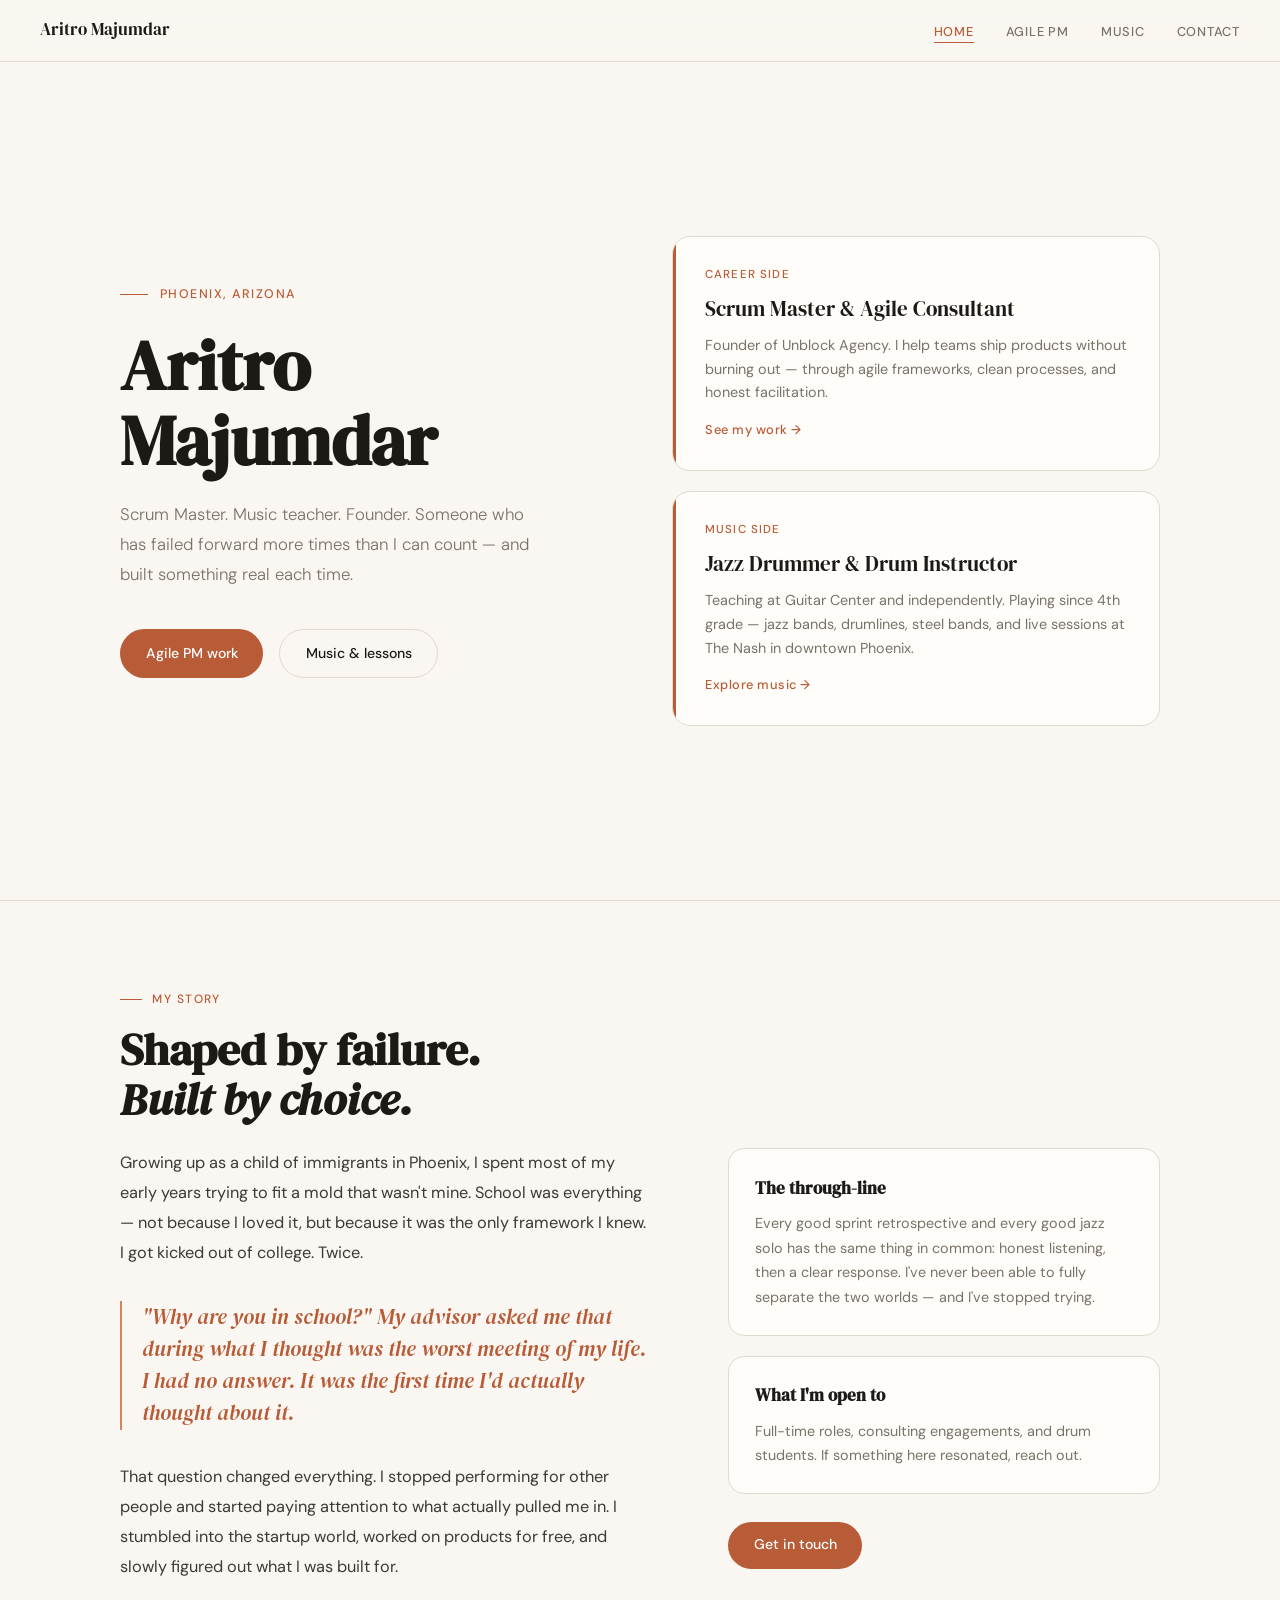
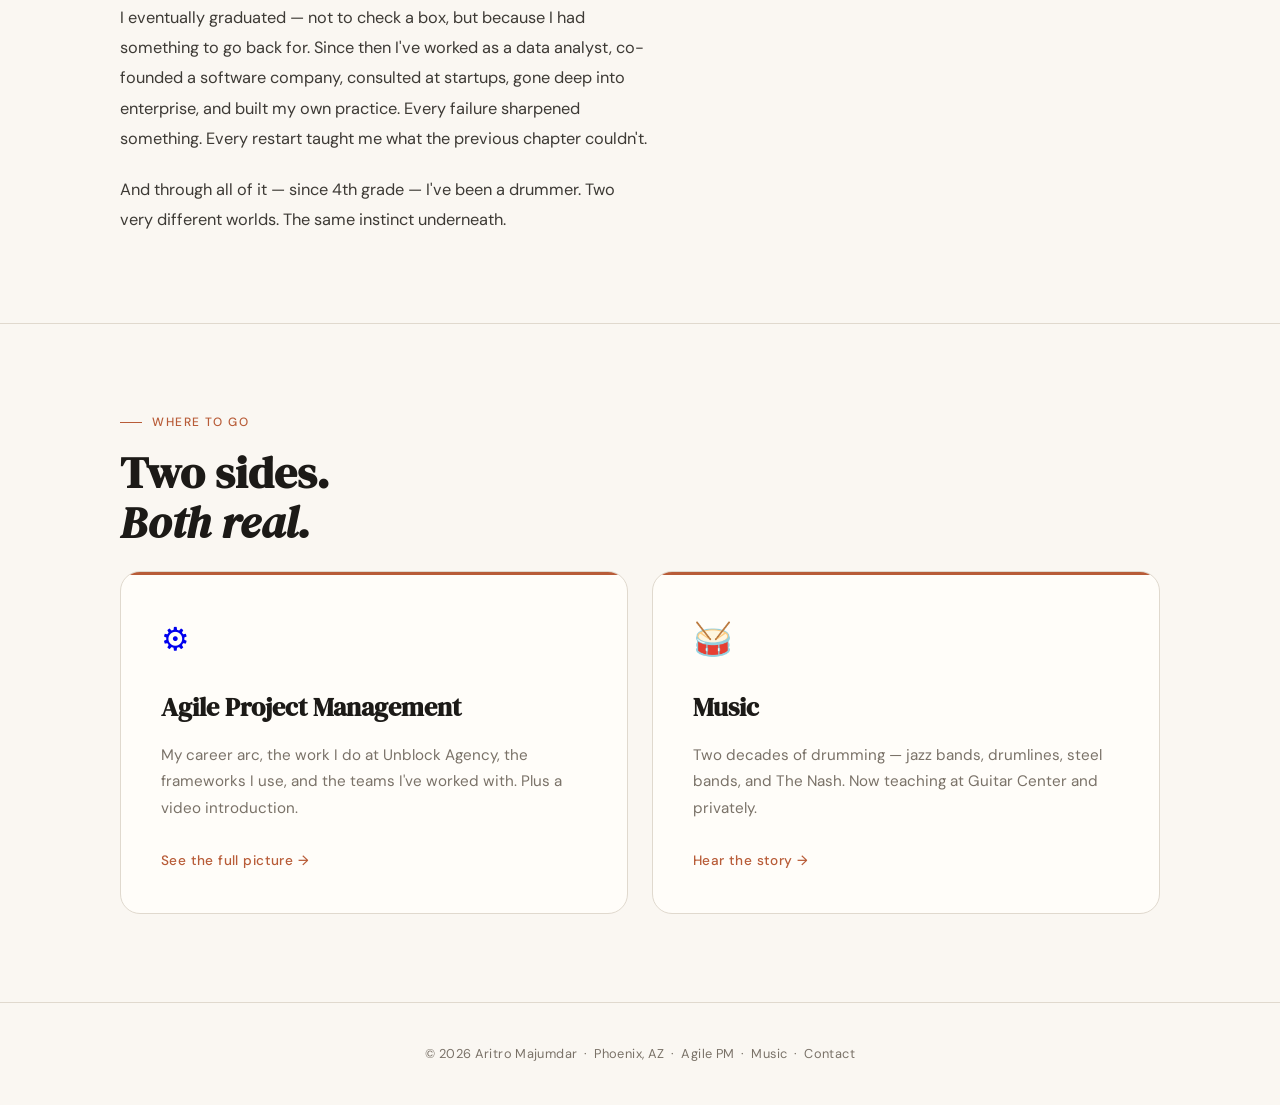
<file: index.html>
<!DOCTYPE html>
<html lang="en">
<head>
<meta charset="UTF-8" />
<meta name="viewport" content="width=device-width, initial-scale=1.0" />
<title>Aritro Majumdar</title>
<link rel="preconnect" href="https://fonts.googleapis.com" />
<link rel="preconnect" href="https://fonts.gstatic.com" crossorigin />
<link href="https://fonts.googleapis.com/css2?family=DM+Serif+Display:ital@0;1&family=DM+Sans:opsz,wght@9..40,300;9..40,400;9..40,500&display=swap" rel="stylesheet" />
<link rel="stylesheet" href="style.css" />
<style>
/* ── HOME HERO ── */
.hero {
  min-height: 100vh;
  display: grid;
  grid-template-columns: 1fr 1fr;
  gap: 4rem;
  align-items: center;
  padding-top: 62px;
}

.hero-eyebrow {
  font-size: 0.78rem;
  font-weight: 500;
  letter-spacing: 0.12em;
  text-transform: uppercase;
  color: var(--accent);
  margin-bottom: 1.5rem;
  display: flex;
  align-items: center;
  gap: 0.75rem;
}
.hero-eyebrow::before {
  content: '';
  width: 28px; height: 1px;
  background: var(--accent);
  display: inline-block;
}

.hero-desc {
  font-size: 1.05rem;
  color: var(--ink-muted);
  font-weight: 300;
  line-height: 1.8;
  max-width: 420px;
  margin-bottom: 2.5rem;
}

.hero-cta { display: flex; gap: 1rem; flex-wrap: wrap; }

/* Identity cards on hero right */
.hero-right { display: flex; flex-direction: column; gap: 1.25rem; }

.identity-card {
  background: var(--warm-white);
  border: 1px solid var(--rule);
  border-radius: 18px;
  padding: 1.75rem 2rem;
  position: relative;
  overflow: hidden;
  text-decoration: none;
  display: block;
  transition: transform 0.25s, box-shadow 0.25s;
}
.identity-card:hover {
  transform: translateY(-3px);
  box-shadow: 0 12px 32px rgba(28,26,23,0.08);
}
.identity-card::before {
  content: '';
  position: absolute;
  left: 0; top: 0; bottom: 0;
  width: 3px;
  background: var(--accent);
  border-radius: 18px 0 0 18px;
}
.ic-label {
  font-size: 0.72rem;
  font-weight: 500;
  letter-spacing: 0.1em;
  text-transform: uppercase;
  color: var(--accent);
  margin-bottom: 0.4rem;
}
.ic-title {
  font-family: var(--serif);
  font-size: 1.3rem;
  color: var(--ink);
  margin-bottom: 0.5rem;
}
.ic-body { font-size: 0.9rem; color: var(--ink-muted); line-height: 1.65; }
.ic-arrow {
  display: inline-block;
  margin-top: 0.85rem;
  font-size: 0.8rem;
  font-weight: 500;
  color: var(--accent);
  letter-spacing: 0.04em;
}

/* ── STORY SECTION ── */
.story-grid {
  display: grid;
  grid-template-columns: 1.1fr 0.9fr;
  gap: 5rem;
  align-items: start;
}

.story-text p {
  color: var(--ink-soft);
  font-size: 1.02rem;
  line-height: 1.85;
  margin-bottom: 1.3rem;
}
.story-text p:last-child { margin-bottom: 0; }

/* ── PATH CARDS ── */
.path-grid {
  display: grid;
  grid-template-columns: 1fr 1fr;
  gap: 1.5rem;
  margin-top: 1rem;
}

.path-card {
  background: var(--warm-white);
  border: 1px solid var(--rule);
  border-radius: 20px;
  padding: 2.5rem;
  text-decoration: none;
  display: block;
  position: relative;
  overflow: hidden;
  transition: transform 0.25s, box-shadow 0.25s;
}
.path-card::before {
  content: '';
  position: absolute;
  top: 0; left: 0; right: 0;
  height: 3px;
  background: var(--accent);
  border-radius: 20px 20px 0 0;
}
.path-card:hover {
  transform: translateY(-5px);
  box-shadow: 0 18px 44px rgba(28,26,23,0.09);
}

.path-icon { font-size: 2rem; margin-bottom: 1.25rem; display: block; }

.path-card h3 {
  font-family: var(--serif);
  font-size: 1.6rem;
  color: var(--ink);
  margin-bottom: 0.75rem;
}

.path-card p {
  font-size: 0.95rem;
  color: var(--ink-muted);
  line-height: 1.75;
  margin-bottom: 1.5rem;
}

.path-link {
  font-size: 0.85rem;
  font-weight: 500;
  color: var(--accent);
  letter-spacing: 0.03em;
}

/* Aside cards in story */
.aside-stack { display: flex; flex-direction: column; gap: 1.25rem; }
.aside-card {
  background: var(--warm-white);
  border: 1px solid var(--rule);
  border-radius: 16px;
  padding: 1.6rem;
}
.aside-card h4 {
  font-family: var(--serif);
  font-size: 1.05rem;
  color: var(--ink);
  margin-bottom: 0.5rem;
}
.aside-card p { font-size: 0.9rem; color: var(--ink-muted); line-height: 1.7; }

@media (max-width: 820px) {
  .hero { grid-template-columns: 1fr; min-height: auto; padding: 100px 0 4rem; gap: 2.5rem; }
  .story-grid, .path-grid { grid-template-columns: 1fr; gap: 2rem; }
}
</style>
</head>
<body>

<nav>
  <a class="nav-logo" href="index.html">Aritro Majumdar</a>
  <ul class="nav-links">
    <li><a href="index.html" class="active">Home</a></li>
    <li><a href="agile.html">Agile PM</a></li>
    <li><a href="music.html">Music</a></li>
    <li><a href="contact.html">Contact</a></li>
  </ul>
</nav>

<!-- HERO -->
<div class="page-wrap">
  <div class="hero">
    <div>
      <div class="hero-eyebrow">Phoenix, Arizona</div>
      <h1>Aritro<br />Majumdar</h1>
      <p class="hero-desc">
        Scrum Master. Music teacher. Founder. Someone who has failed forward more times than I can count — and built something real each time.
      </p>
      <div class="hero-cta">
        <a href="agile.html" class="btn-primary">Agile PM work</a>
        <a href="music.html" class="btn-secondary">Music & lessons</a>
      </div>
    </div>
    <div class="hero-right">
      <a href="agile.html" class="identity-card">
        <div class="ic-label">Career side</div>
        <div class="ic-title">Scrum Master & Agile Consultant</div>
        <div class="ic-body">Founder of Unblock Agency. I help teams ship products without burning out — through agile frameworks, clean processes, and honest facilitation.</div>
        <span class="ic-arrow">See my work →</span>
      </a>
      <a href="music.html" class="identity-card">
        <div class="ic-label">Music side</div>
        <div class="ic-title">Jazz Drummer & Drum Instructor</div>
        <div class="ic-body">Teaching at Guitar Center and independently. Playing since 4th grade — jazz bands, drumlines, steel bands, and live sessions at The Nash in downtown Phoenix.</div>
        <span class="ic-arrow">Explore music →</span>
      </a>
    </div>
  </div>
</div>

<div class="rule"></div>

<!-- STORY -->
<div class="page-wrap">
  <section>
    <div class="fade-in">
      <div class="section-label">My story</div>
      <h2>Shaped by failure.<br /><em>Built by choice.</em></h2>
    </div>
    <div class="story-grid">
      <div class="story-text fade-in">
        <p>
          Growing up as a child of immigrants in Phoenix, I spent most of my early years trying to fit a mold that wasn't mine. School was everything — not because I loved it, but because it was the only framework I knew. I got kicked out of college. Twice.
        </p>
        <div class="pull-quote">
          "Why are you in school?" My advisor asked me that during what I thought was the worst meeting of my life. I had no answer. It was the first time I'd actually thought about it.
        </div>
        <p>
          That question changed everything. I stopped performing for other people and started paying attention to what actually pulled me in. I stumbled into the startup world, worked on products for free, and slowly figured out what I was built for.
        </p>
        <p>
          I eventually graduated — not to check a box, but because I had something to go back for. Since then I've worked as a data analyst, co-founded a software company, consulted at startups, gone deep into enterprise, and built my own practice. Every failure sharpened something. Every restart taught me what the previous chapter couldn't.
        </p>
        <p>
          And through all of it — since 4th grade — I've been a drummer. Two very different worlds. The same instinct underneath.
        </p>
      </div>
      <div class="aside-stack fade-in">
        <div class="aside-card">
          <h4>The through-line</h4>
          <p>Every good sprint retrospective and every good jazz solo has the same thing in common: honest listening, then a clear response. I've never been able to fully separate the two worlds — and I've stopped trying.</p>
        </div>
        <div class="aside-card">
          <h4>What I'm open to</h4>
          <p>Full-time roles, consulting engagements, and drum students. If something here resonated, reach out.</p>
        </div>
        <a href="contact.html" class="btn-primary" style="align-self: flex-start; margin-top: 0.5rem;">Get in touch</a>
      </div>
    </div>
  </section>
</div>

<div class="rule"></div>

<!-- TWO PATHS -->
<div class="page-wrap">
  <section>
    <div class="fade-in">
      <div class="section-label">Where to go</div>
      <h2>Two sides.<br /><em>Both real.</em></h2>
    </div>
    <div class="path-grid fade-in">
      <a href="agile.html" class="path-card">
        <span class="path-icon">⚙️</span>
        <h3>Agile Project Management</h3>
        <p>My career arc, the work I do at Unblock Agency, the frameworks I use, and the teams I've worked with. Plus a video introduction.</p>
        <span class="path-link">See the full picture →</span>
      </a>
      <a href="music.html" class="path-card">
        <span class="path-icon">🥁</span>
        <h3>Music</h3>
        <p>Two decades of drumming — jazz bands, drumlines, steel bands, and The Nash. Now teaching at Guitar Center and privately.</p>
        <span class="path-link">Hear the story →</span>
      </a>
    </div>
  </section>
</div>

<footer>
  <p>© 2026 Aritro Majumdar &nbsp;·&nbsp; Phoenix, AZ &nbsp;·&nbsp;
    <a href="agile.html" style="color:var(--ink-muted);text-decoration:none;">Agile PM</a> &nbsp;·&nbsp;
    <a href="music.html" style="color:var(--ink-muted);text-decoration:none;">Music</a> &nbsp;·&nbsp;
    <a href="contact.html" style="color:var(--ink-muted);text-decoration:none;">Contact</a>
  </p>
</footer>

<script>
  const obs = new IntersectionObserver(entries => {
    entries.forEach(e => { if (e.isIntersecting) e.target.classList.add('visible'); });
  }, { threshold: 0.1 });
  document.querySelectorAll('.fade-in').forEach(el => obs.observe(el));
</script>
</body>
</html>
</file>
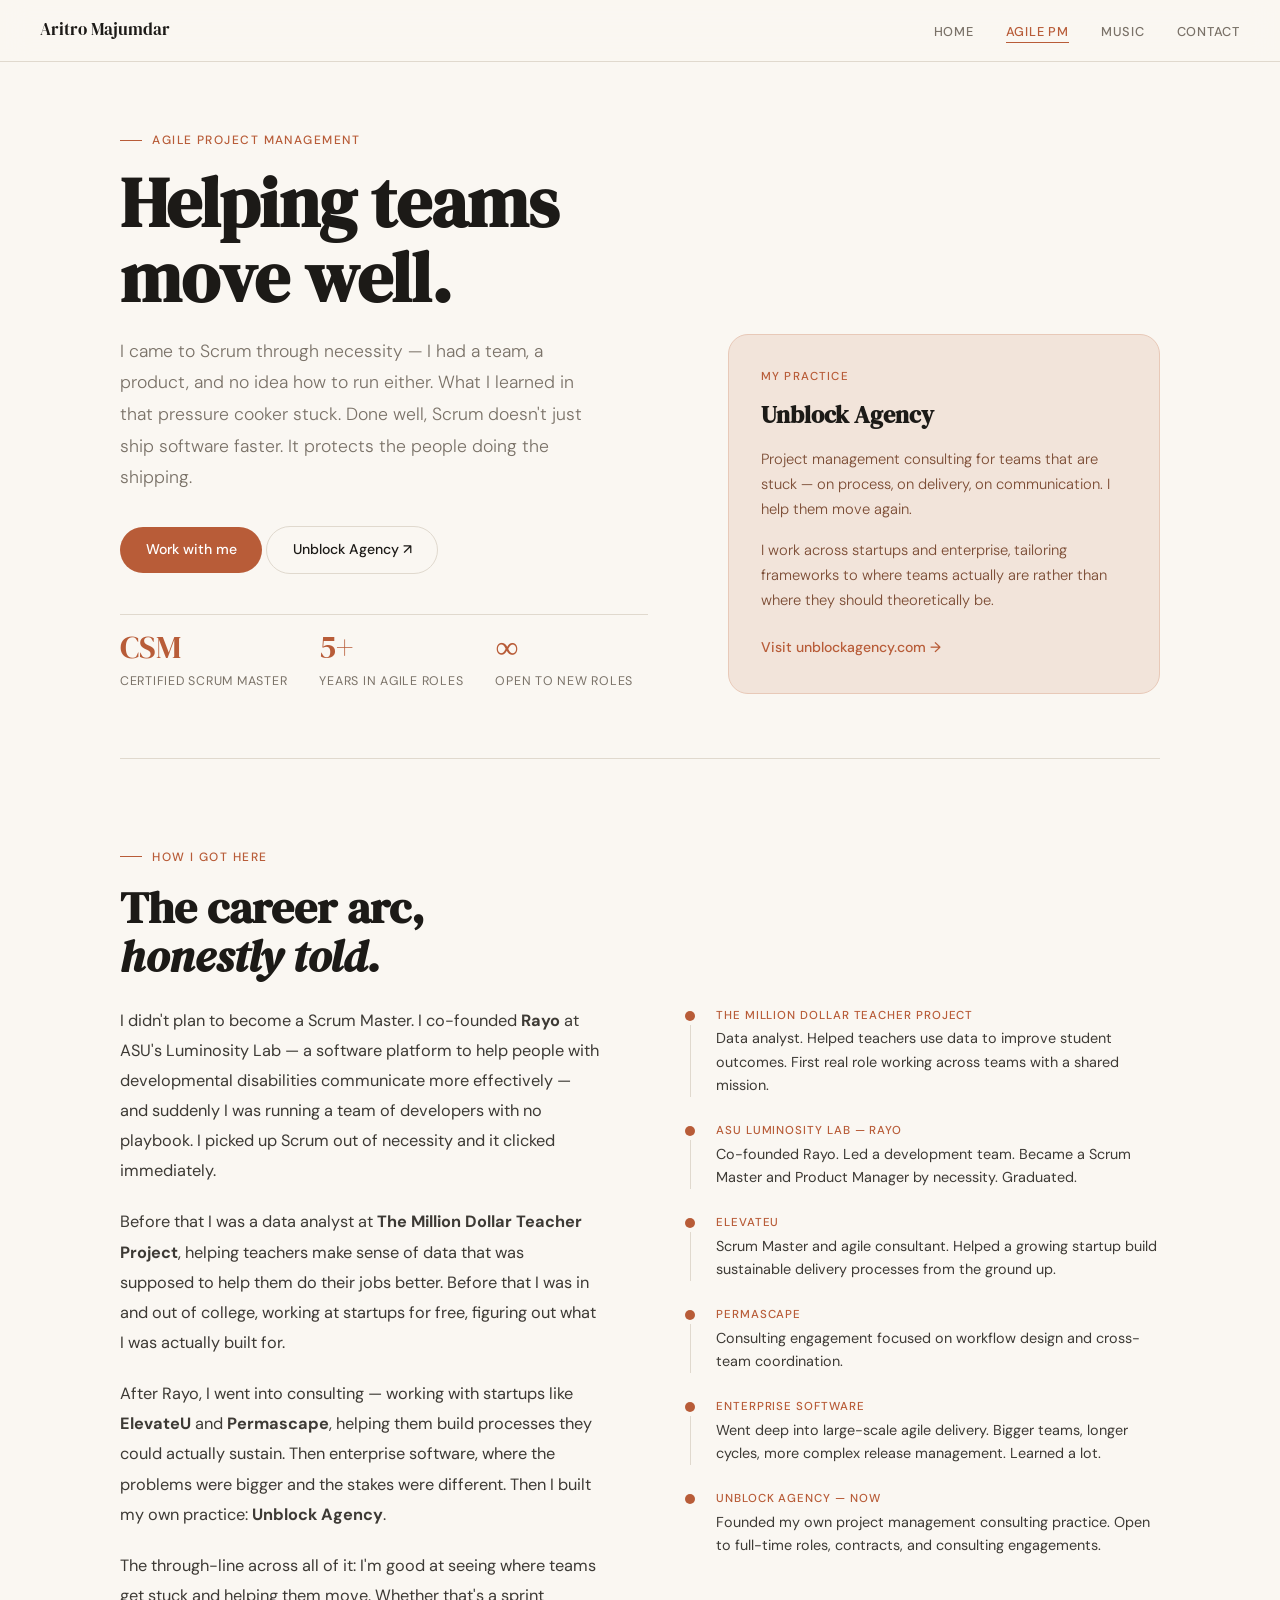
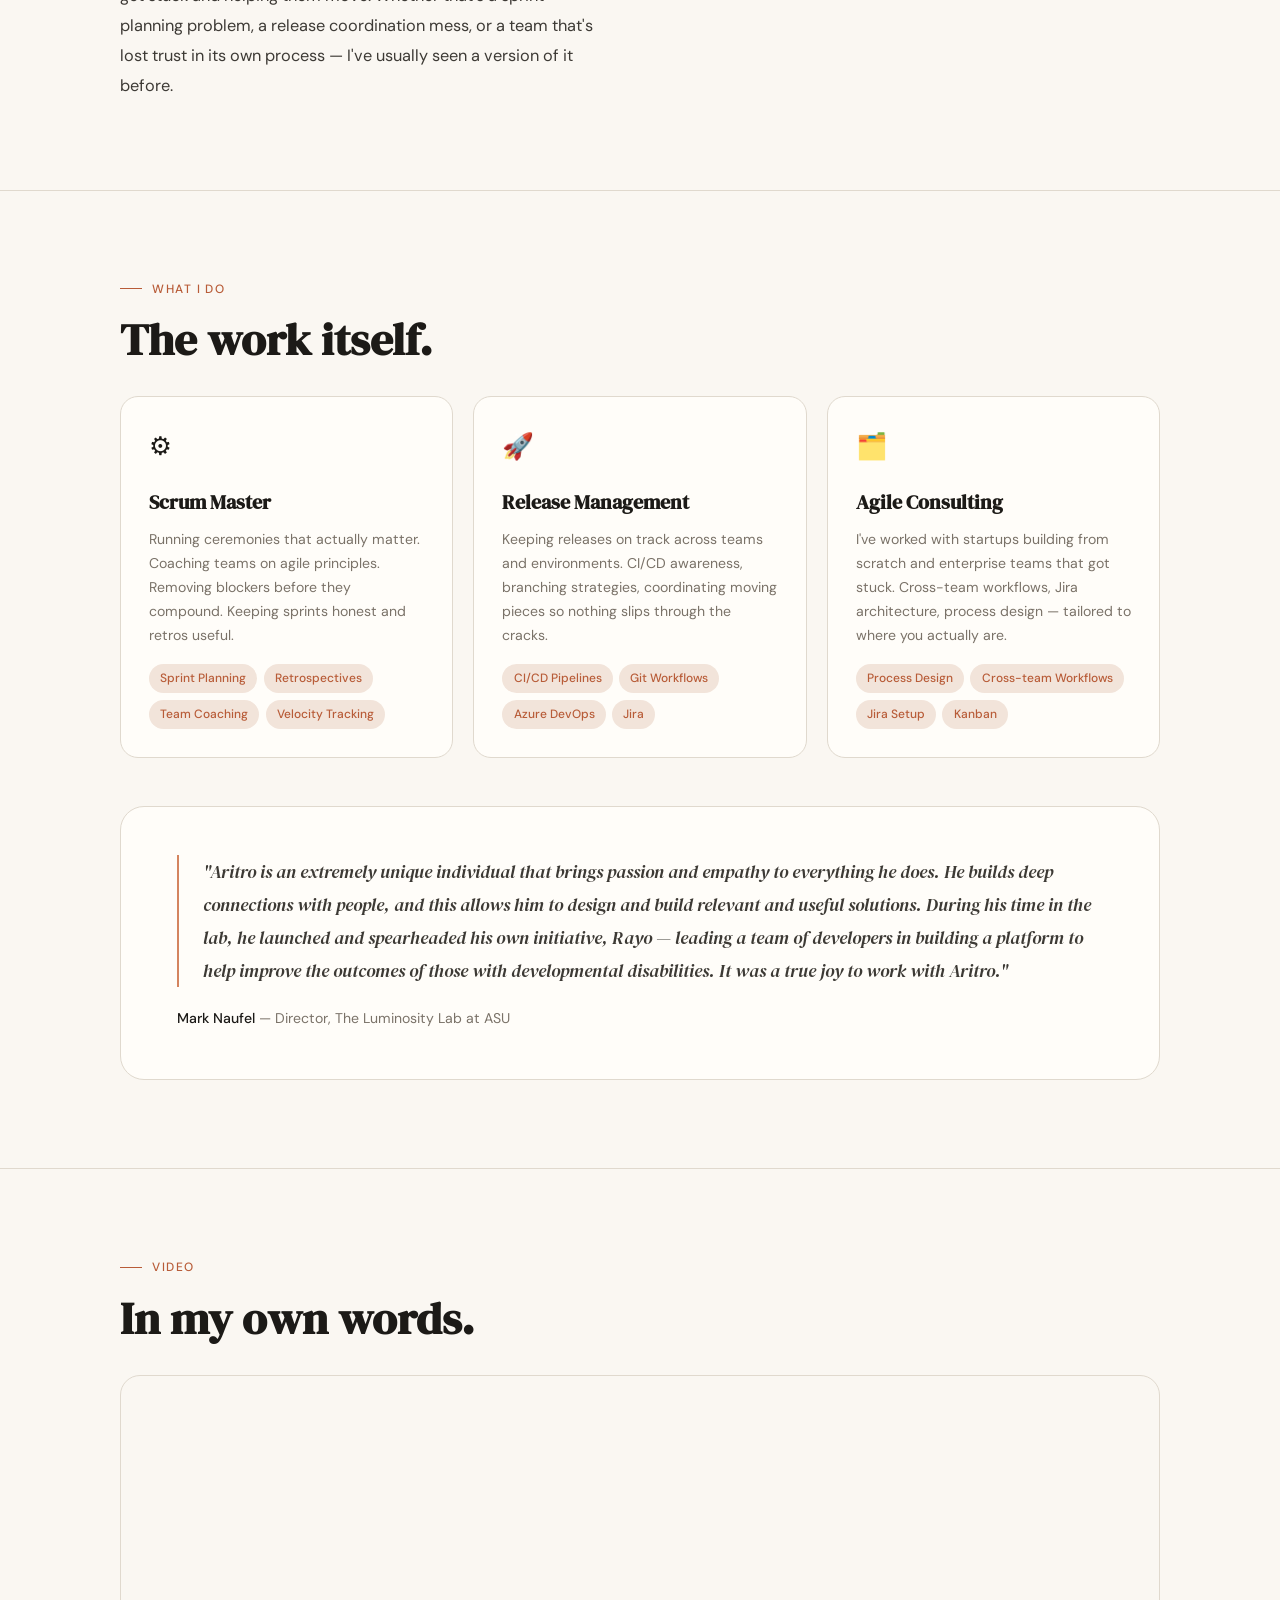
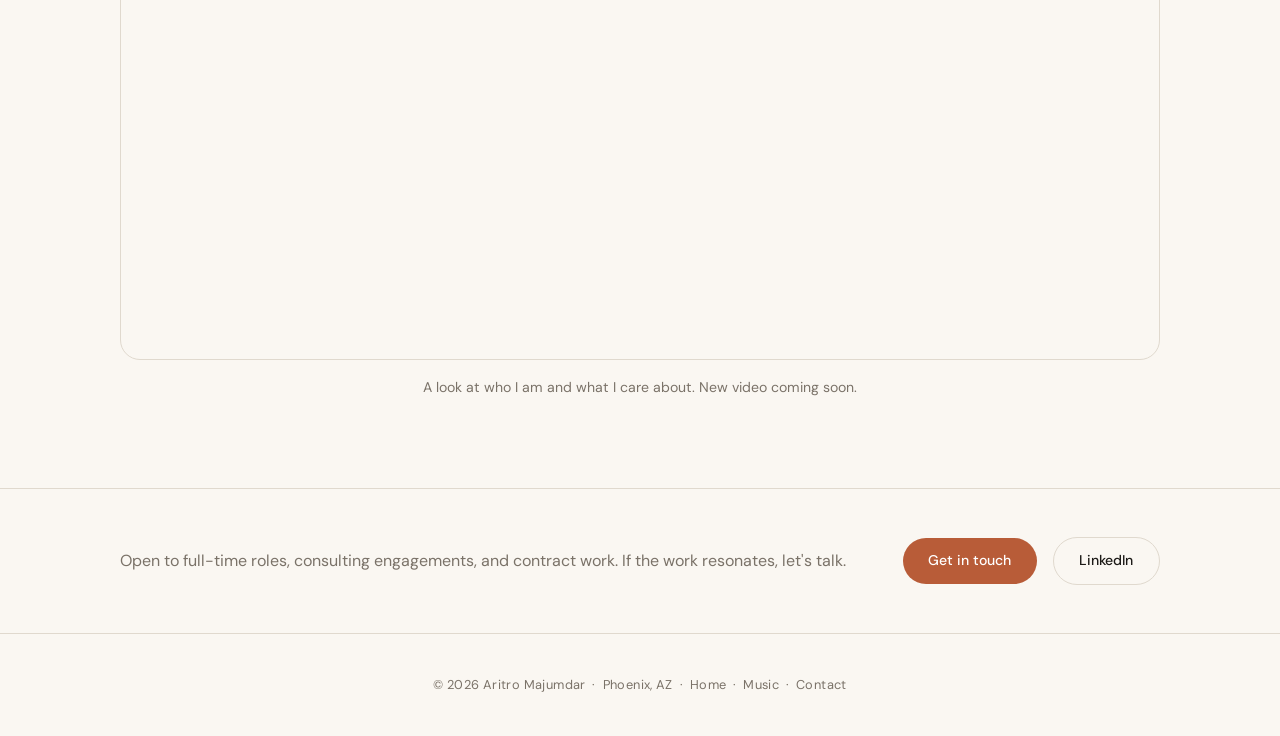
<file: agile.html>
<!DOCTYPE html>
<html lang="en">
<head>
<meta charset="UTF-8" />
<meta name="viewport" content="width=device-width, initial-scale=1.0" />
<title>Agile Project Management — Aritro Majumdar</title>
<link rel="preconnect" href="https://fonts.googleapis.com" />
<link rel="preconnect" href="https://fonts.gstatic.com" crossorigin />
<link href="https://fonts.googleapis.com/css2?family=DM+Serif+Display:ital@0;1&family=DM+Sans:opsz,wght@9..40,300;9..40,400;9..40,500&display=swap" rel="stylesheet" />
<link rel="stylesheet" href="style.css" />
<style>
/* ── PAGE HERO ── */
.page-hero {
  padding: 130px 0 4rem;
  border-bottom: 1px solid var(--rule);
  margin-bottom: 0;
}

.page-hero-grid {
  display: grid;
  grid-template-columns: 1.1fr 0.9fr;
  gap: 5rem;
  align-items: end;
}

.page-hero p {
  font-size: 1.1rem;
  color: var(--ink-muted);
  font-weight: 300;
  line-height: 1.8;
  max-width: 480px;
  margin-bottom: 2rem;
}

.hero-stat-row {
  display: flex;
  gap: 2rem;
  flex-wrap: wrap;
  padding-top: 1rem;
  border-top: 1px solid var(--rule);
}
.hero-stat { }
.hero-stat .num {
  font-family: var(--serif);
  font-size: 2rem;
  color: var(--accent);
  display: block;
  line-height: 1;
  margin-bottom: 0.2rem;
}
.hero-stat .label {
  font-size: 0.78rem;
  color: var(--ink-muted);
  text-transform: uppercase;
  letter-spacing: 0.06em;
}

.unblock-card {
  background: var(--accent-light);
  border: 1px solid #e8c9b8;
  border-radius: 20px;
  padding: 2rem;
}
.unblock-card .uc-label {
  font-size: 0.72rem;
  font-weight: 500;
  letter-spacing: 0.1em;
  text-transform: uppercase;
  color: var(--accent);
  margin-bottom: 0.5rem;
}
.unblock-card h3 {
  font-family: var(--serif);
  font-size: 1.5rem;
  color: var(--ink);
  margin-bottom: 0.75rem;
}
.unblock-card p { font-size: 0.92rem; color: #7a4a32; line-height: 1.7; margin-bottom: 1rem; }
.unblock-card p:last-of-type { margin-bottom: 1.25rem; }
.unblock-card a.link {
  color: var(--accent);
  font-weight: 500;
  font-size: 0.88rem;
  text-decoration: none;
}
.unblock-card a.link:hover { text-decoration: underline; }

/* ── CAREER STORY ── */
.career-story-grid {
  display: grid;
  grid-template-columns: 1fr 1fr;
  gap: 5rem;
  align-items: start;
}

.career-story-text p {
  color: var(--ink-soft);
  font-size: 1.02rem;
  line-height: 1.85;
  margin-bottom: 1.3rem;
}
.career-story-text p:last-child { margin-bottom: 0; }

/* ── SERVICES ── */
.services-grid {
  display: grid;
  grid-template-columns: repeat(3, 1fr);
  gap: 1.25rem;
  margin-top: 2rem;
}

.service-card {
  background: var(--warm-white);
  border: 1px solid var(--rule);
  border-radius: 18px;
  padding: 1.75rem;
  transition: transform 0.25s, box-shadow 0.25s;
}
.service-card:hover {
  transform: translateY(-4px);
  box-shadow: 0 14px 36px rgba(28,26,23,0.08);
}
.service-card .icon { font-size: 1.6rem; margin-bottom: 1rem; }
.service-card p { font-size: 0.88rem; color: var(--ink-muted); line-height: 1.7; margin-bottom: 1rem; }

/* ── TESTIMONIAL ── */
.testimonial-box {
  background: var(--warm-white);
  border: 1px solid var(--rule);
  border-radius: 24px;
  padding: 3rem 3.5rem;
  margin-top: 3rem;
}

/* ── VIDEO ── */
.video-wrap {
  border-radius: 20px;
  overflow: hidden;
  aspect-ratio: 16/9;
  border: 1px solid var(--rule);
  margin-top: 2rem;
}
.video-wrap iframe { width: 100%; height: 100%; border: none; display: block; }
.video-caption { text-align: center; font-size: 0.88rem; color: var(--ink-muted); margin-top: 1rem; }

/* ── CTA ROW ── */
.cta-row {
  display: flex;
  align-items: center;
  gap: 1rem;
  flex-wrap: wrap;
  padding: 3rem 0;
}
.cta-row p { font-size: 1rem; color: var(--ink-muted); flex: 1; min-width: 200px; }

@media (max-width: 820px) {
  .page-hero-grid, .career-story-grid { grid-template-columns: 1fr; gap: 2.5rem; }
  .services-grid { grid-template-columns: 1fr; }
  .testimonial-box { padding: 2rem 1.75rem; }
  .hero-stat-row { gap: 1.5rem; }
}
</style>
</head>
<body>

<nav>
  <a class="nav-logo" href="index.html">Aritro Majumdar</a>
  <ul class="nav-links">
    <li><a href="index.html">Home</a></li>
    <li><a href="agile.html" class="active">Agile PM</a></li>
    <li><a href="music.html">Music</a></li>
    <li><a href="contact.html">Contact</a></li>
  </ul>
</nav>

<!-- PAGE HERO -->
<div class="page-wrap">
  <div class="page-hero">
    <div class="page-hero-grid">
      <div>
        <div class="section-label">Agile Project Management</div>
        <h1>Helping teams<br />move well.</h1>
        <p>
          I came to Scrum through necessity — I had a team, a product, and no idea how to run either. What I learned in that pressure cooker stuck. Done well, Scrum doesn't just ship software faster. It protects the people doing the shipping.
        </p>
        <div class="hero-cta" style="margin-bottom: 2.5rem;">
          <a href="contact.html" class="btn-primary">Work with me</a>
          <a href="https://www.unblockagency.com/" target="_blank" rel="noopener" class="btn-secondary">Unblock Agency ↗</a>
        </div>
        <div class="hero-stat-row">
          <div class="hero-stat">
            <span class="num">CSM</span>
            <span class="label">Certified Scrum Master</span>
          </div>
          <div class="hero-stat">
            <span class="num">5+</span>
            <span class="label">Years in agile roles</span>
          </div>
          <div class="hero-stat">
            <span class="num">∞</span>
            <span class="label">Open to new roles</span>
          </div>
        </div>
      </div>
      <div class="unblock-card">
        <div class="uc-label">My practice</div>
        <h3>Unblock Agency</h3>
        <p>Project management consulting for teams that are stuck — on process, on delivery, on communication. I help them move again.</p>
        <p>I work across startups and enterprise, tailoring frameworks to where teams actually are rather than where they should theoretically be.</p>
        <a href="https://www.unblockagency.com/" target="_blank" rel="noopener" class="link">Visit unblockagency.com →</a>
      </div>
    </div>
  </div>
</div>

<!-- CAREER STORY -->
<div class="page-wrap">
  <section>
    <div class="fade-in">
      <div class="section-label">How I got here</div>
      <h2>The career arc,<br /><em>honestly told.</em></h2>
    </div>
    <div class="career-story-grid">
      <div class="career-story-text fade-in">
        <p>
          I didn't plan to become a Scrum Master. I co-founded <strong>Rayo</strong> at ASU's Luminosity Lab — a software platform to help people with developmental disabilities communicate more effectively — and suddenly I was running a team of developers with no playbook. I picked up Scrum out of necessity and it clicked immediately.
        </p>
        <p>
          Before that I was a data analyst at <strong>The Million Dollar Teacher Project</strong>, helping teachers make sense of data that was supposed to help them do their jobs better. Before that I was in and out of college, working at startups for free, figuring out what I was actually built for.
        </p>
        <p>
          After Rayo, I went into consulting — working with startups like <strong>ElevateU</strong> and <strong>Permascape</strong>, helping them build processes they could actually sustain. Then enterprise software, where the problems were bigger and the stakes were different. Then I built my own practice: <strong>Unblock Agency</strong>.
        </p>
        <p>
          The through-line across all of it: I'm good at seeing where teams get stuck and helping them move. Whether that's a sprint planning problem, a release coordination mess, or a team that's lost trust in its own process — I've usually seen a version of it before.
        </p>
      </div>
      <div class="fade-in">
        <div class="timeline">
          <div class="tl-item">
            <div class="tl-left"><div class="tl-dot"></div><div class="tl-line"></div></div>
            <div class="tl-content">
              <div class="tl-year">The Million Dollar Teacher Project</div>
              <div class="tl-text">Data analyst. Helped teachers use data to improve student outcomes. First real role working across teams with a shared mission.</div>
            </div>
          </div>
          <div class="tl-item">
            <div class="tl-left"><div class="tl-dot"></div><div class="tl-line"></div></div>
            <div class="tl-content">
              <div class="tl-year">ASU Luminosity Lab — Rayo</div>
              <div class="tl-text">Co-founded Rayo. Led a development team. Became a Scrum Master and Product Manager by necessity. Graduated.</div>
            </div>
          </div>
          <div class="tl-item">
            <div class="tl-left"><div class="tl-dot"></div><div class="tl-line"></div></div>
            <div class="tl-content">
              <div class="tl-year">ElevateU</div>
              <div class="tl-text">Scrum Master and agile consultant. Helped a growing startup build sustainable delivery processes from the ground up.</div>
            </div>
          </div>
          <div class="tl-item">
            <div class="tl-left"><div class="tl-dot"></div><div class="tl-line"></div></div>
            <div class="tl-content">
              <div class="tl-year">Permascape</div>
              <div class="tl-text">Consulting engagement focused on workflow design and cross-team coordination.</div>
            </div>
          </div>
          <div class="tl-item">
            <div class="tl-left"><div class="tl-dot"></div><div class="tl-line"></div></div>
            <div class="tl-content">
              <div class="tl-year">Enterprise Software</div>
              <div class="tl-text">Went deep into large-scale agile delivery. Bigger teams, longer cycles, more complex release management. Learned a lot.</div>
            </div>
          </div>
          <div class="tl-item">
            <div class="tl-left"><div class="tl-dot"></div><div class="tl-line"></div></div>
            <div class="tl-content">
              <div class="tl-year">Unblock Agency — Now</div>
              <div class="tl-text">Founded my own project management consulting practice. Open to full-time roles, contracts, and consulting engagements.</div>
            </div>
          </div>
        </div>
      </div>
    </div>
  </section>
</div>

<div class="rule"></div>

<!-- SERVICES -->
<div class="page-wrap">
  <section>
    <div class="fade-in">
      <div class="section-label">What I do</div>
      <h2>The work itself.</h2>
    </div>
    <div class="services-grid fade-in">
      <div class="service-card">
        <div class="icon">⚙️</div>
        <h3>Scrum Master</h3>
        <p>Running ceremonies that actually matter. Coaching teams on agile principles. Removing blockers before they compound. Keeping sprints honest and retros useful.</p>
        <div class="tag-list">
          <span class="tag">Sprint Planning</span>
          <span class="tag">Retrospectives</span>
          <span class="tag">Team Coaching</span>
          <span class="tag">Velocity Tracking</span>
        </div>
      </div>
      <div class="service-card">
        <div class="icon">🚀</div>
        <h3>Release Management</h3>
        <p>Keeping releases on track across teams and environments. CI/CD awareness, branching strategies, coordinating moving pieces so nothing slips through the cracks.</p>
        <div class="tag-list">
          <span class="tag">CI/CD Pipelines</span>
          <span class="tag">Git Workflows</span>
          <span class="tag">Azure DevOps</span>
          <span class="tag">Jira</span>
        </div>
      </div>
      <div class="service-card">
        <div class="icon">🗂️</div>
        <h3>Agile Consulting</h3>
        <p>I've worked with startups building from scratch and enterprise teams that got stuck. Cross-team workflows, Jira architecture, process design — tailored to where you actually are.</p>
        <div class="tag-list">
          <span class="tag">Process Design</span>
          <span class="tag">Cross-team Workflows</span>
          <span class="tag">Jira Setup</span>
          <span class="tag">Kanban</span>
        </div>
      </div>
    </div>

    <!-- Testimonial -->
    <div class="testimonial-box fade-in">
      <blockquote>
        "Aritro is an extremely unique individual that brings passion and empathy to everything he does. He builds deep connections with people, and this allows him to design and build relevant and useful solutions. During his time in the lab, he launched and spearheaded his own initiative, Rayo — leading a team of developers in building a platform to help improve the outcomes of those with developmental disabilities. It was a true joy to work with Aritro."
      </blockquote>
      <div class="testimonial-attr"><strong>Mark Naufel</strong> — Director, The Luminosity Lab at ASU</div>
    </div>
  </section>
</div>

<div class="rule"></div>

<!-- VIDEO -->
<div class="page-wrap">
  <section>
    <div class="fade-in">
      <div class="section-label">Video</div>
      <h2>In my own words.</h2>
    </div>
    <div class="fade-in">
      <div class="video-wrap">
        <iframe
          src="https://www.youtube.com/embed/vwuXCHx-nvg"
          title="Aritro Majumdar — Introduction"
          allow="accelerometer; autoplay; clipboard-write; encrypted-media; gyroscope; picture-in-picture"
          allowfullscreen>
        </iframe>
      </div>
      <p class="video-caption">A look at who I am and what I care about. New video coming soon.</p>
    </div>
  </section>
</div>

<div class="rule"></div>

<!-- CTA -->
<div class="page-wrap">
  <div class="cta-row fade-in">
    <p>Open to full-time roles, consulting engagements, and contract work. If the work resonates, let's talk.</p>
    <a href="contact.html" class="btn-primary">Get in touch</a>
    <a href="https://www.linkedin.com/in/aritro-majumdar/" target="_blank" rel="noopener" class="btn-secondary">LinkedIn</a>
  </div>
</div>

<footer>
  <p>© 2026 Aritro Majumdar &nbsp;·&nbsp; Phoenix, AZ &nbsp;·&nbsp;
    <a href="index.html" style="color:var(--ink-muted);text-decoration:none;">Home</a> &nbsp;·&nbsp;
    <a href="music.html" style="color:var(--ink-muted);text-decoration:none;">Music</a> &nbsp;·&nbsp;
    <a href="contact.html" style="color:var(--ink-muted);text-decoration:none;">Contact</a>
  </p>
</footer>

<script>
  const obs = new IntersectionObserver(entries => {
    entries.forEach(e => { if (e.isIntersecting) e.target.classList.add('visible'); });
  }, { threshold: 0.1 });
  document.querySelectorAll('.fade-in').forEach(el => obs.observe(el));
</script>
</body>
</html>
</file>
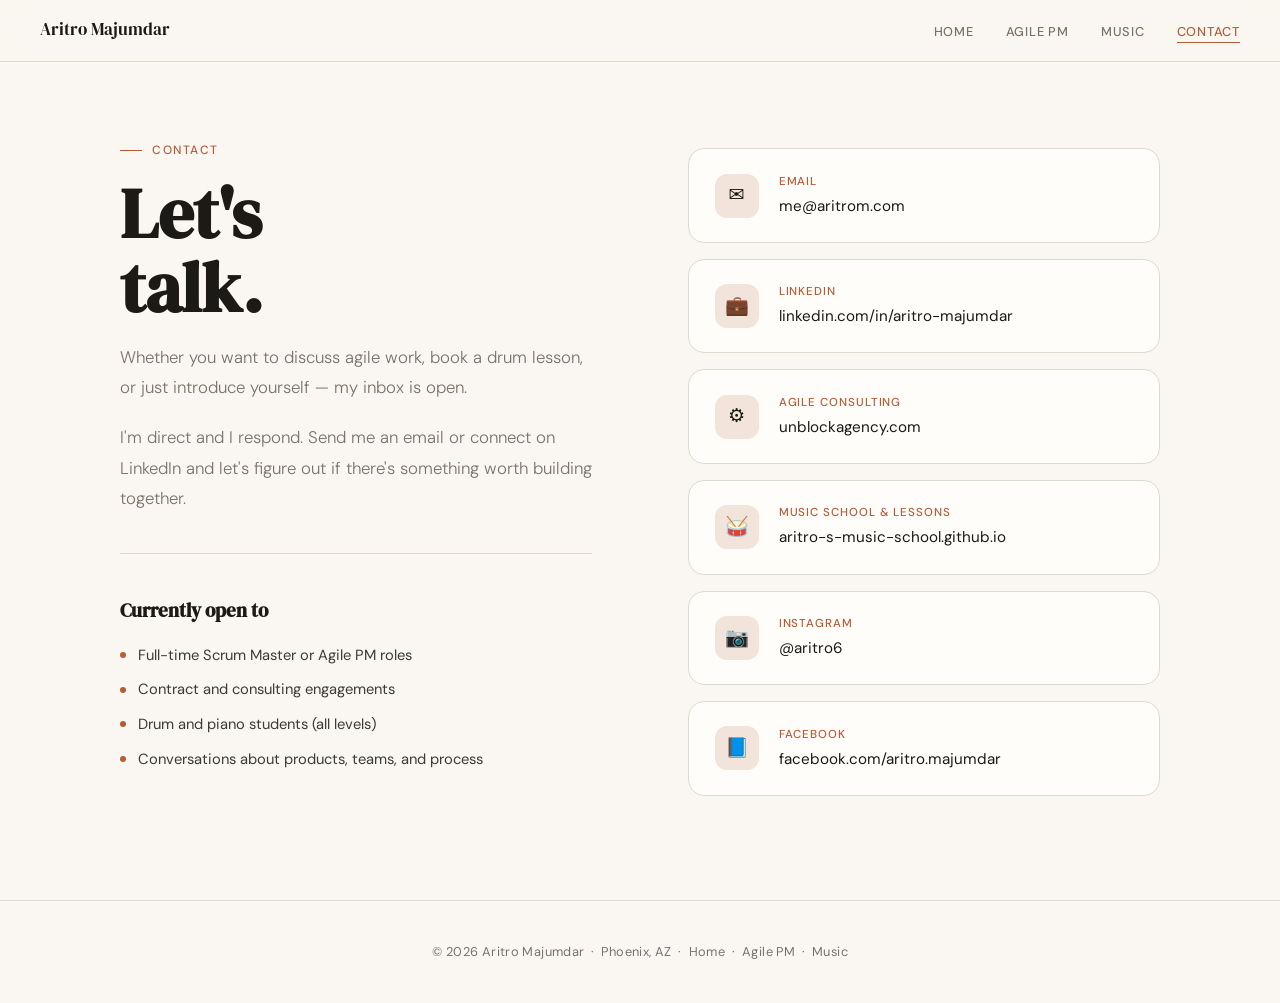
<file: contact.html>
<!DOCTYPE html>
<html lang="en">
<head>
<meta charset="UTF-8" />
<meta name="viewport" content="width=device-width, initial-scale=1.0" />
<title>Contact — Aritro Majumdar</title>
<link rel="preconnect" href="https://fonts.googleapis.com" />
<link rel="preconnect" href="https://fonts.gstatic.com" crossorigin />
<link href="https://fonts.googleapis.com/css2?family=DM+Serif+Display:ital@0;1&family=DM+Sans:opsz,wght@9..40,300;9..40,400;9..40,500&display=swap" rel="stylesheet" />
<link rel="stylesheet" href="style.css" />
<style>
/* ── CONTACT LAYOUT ── */
.contact-page {
  min-height: 100vh;
  display: flex;
  align-items: center;
  padding: 100px 0 4rem;
}

.contact-inner {
  display: grid;
  grid-template-columns: 1fr 1fr;
  gap: 6rem;
  align-items: start;
  width: 100%;
}

/* Left — intro */
.contact-intro {}
.contact-intro h1 { margin-bottom: 1rem; }
.contact-intro p {
  font-size: 1.05rem;
  color: var(--ink-muted);
  font-weight: 300;
  line-height: 1.8;
  margin-bottom: 1.25rem;
}

/* Right — links */
.contact-links { display: flex; flex-direction: column; gap: 1rem; padding-top: 0.5rem; }

.contact-item {
  display: flex;
  align-items: center;
  gap: 1.25rem;
  background: var(--warm-white);
  border: 1px solid var(--rule);
  border-radius: 16px;
  padding: 1.4rem 1.6rem;
  text-decoration: none;
  color: var(--ink);
  transition: transform 0.2s, box-shadow 0.2s, border-color 0.2s;
}
.contact-item:hover {
  transform: translateX(4px);
  box-shadow: 0 8px 24px rgba(28,26,23,0.07);
  border-color: var(--accent-mid);
}

.ci-icon {
  width: 44px;
  height: 44px;
  border-radius: 12px;
  background: var(--accent-light);
  display: flex;
  align-items: center;
  justify-content: center;
  flex-shrink: 0;
  font-size: 1.2rem;
}

.ci-body {}
.ci-label {
  font-size: 0.72rem;
  font-weight: 500;
  letter-spacing: 0.08em;
  text-transform: uppercase;
  color: var(--accent);
  margin-bottom: 0.15rem;
}
.ci-value {
  font-size: 0.95rem;
  color: var(--ink);
  font-weight: 400;
}

/* Open to section */
.open-to {
  margin-top: 2.5rem;
  padding-top: 2.5rem;
  border-top: 1px solid var(--rule);
}

.open-to h3 {
  font-family: var(--serif);
  font-size: 1.2rem;
  color: var(--ink);
  margin-bottom: 1rem;
}

.open-list { display: flex; flex-direction: column; gap: 0.6rem; }
.open-item {
  display: flex;
  align-items: center;
  gap: 0.75rem;
  font-size: 0.92rem;
  color: var(--ink-soft);
}
.open-item::before {
  content: '';
  width: 6px;
  height: 6px;
  border-radius: 50%;
  background: var(--accent);
  flex-shrink: 0;
}

@media (max-width: 820px) {
  .contact-inner { grid-template-columns: 1fr; gap: 3rem; }
  .contact-page { align-items: flex-start; }
}
</style>
</head>
<body>

<nav>
  <a class="nav-logo" href="index.html">Aritro Majumdar</a>
  <ul class="nav-links">
    <li><a href="index.html">Home</a></li>
    <li><a href="agile.html">Agile PM</a></li>
    <li><a href="music.html">Music</a></li>
    <li><a href="contact.html" class="active">Contact</a></li>
  </ul>
</nav>

<div class="page-wrap">
  <div class="contact-page">
    <div class="contact-inner">

      <!-- LEFT -->
      <div class="contact-intro fade-in">
        <div class="section-label">Contact</div>
        <h1>Let's<br />talk.</h1>
        <p>
          Whether you want to discuss agile work, book a drum lesson, or just introduce yourself — my inbox is open.
        </p>
        <p>
          I'm direct and I respond. Send me an email or connect on LinkedIn and let's figure out if there's something worth building together.
        </p>

        <div class="open-to">
          <h3>Currently open to</h3>
          <div class="open-list">
            <div class="open-item">Full-time Scrum Master or Agile PM roles</div>
            <div class="open-item">Contract and consulting engagements</div>
            <div class="open-item">Drum and piano students (all levels)</div>
            <div class="open-item">Conversations about products, teams, and process</div>
          </div>
        </div>
      </div>

      <!-- RIGHT -->
      <div class="contact-links fade-in">
        <a href="mailto:me@aritrom.com" class="contact-item">
          <div class="ci-icon">✉️</div>
          <div class="ci-body">
            <div class="ci-label">Email</div>
            <div class="ci-value">me@aritrom.com</div>
          </div>
        </a>

        <a href="https://www.linkedin.com/in/aritro-majumdar/" target="_blank" rel="noopener" class="contact-item">
          <div class="ci-icon">💼</div>
          <div class="ci-body">
            <div class="ci-label">LinkedIn</div>
            <div class="ci-value">linkedin.com/in/aritro-majumdar</div>
          </div>
        </a>

        <a href="https://www.unblockagency.com/" target="_blank" rel="noopener" class="contact-item">
          <div class="ci-icon">⚙️</div>
          <div class="ci-body">
            <div class="ci-label">Agile Consulting</div>
            <div class="ci-value">unblockagency.com</div>
          </div>
        </a>

        <a href="https://aritro-s-music-school.github.io/" target="_blank" rel="noopener" class="contact-item">
          <div class="ci-icon">🥁</div>
          <div class="ci-body">
            <div class="ci-label">Music School &amp; Lessons</div>
            <div class="ci-value">aritro-s-music-school.github.io</div>
          </div>
        </a>

        <a href="https://www.instagram.com/aritro6/" target="_blank" rel="noopener" class="contact-item">
          <div class="ci-icon">📷</div>
          <div class="ci-body">
            <div class="ci-label">Instagram</div>
            <div class="ci-value">@aritro6</div>
          </div>
        </a>

        <a href="https://www.facebook.com/aritro.majumdar" target="_blank" rel="noopener" class="contact-item">
          <div class="ci-icon">📘</div>
          <div class="ci-body">
            <div class="ci-label">Facebook</div>
            <div class="ci-value">facebook.com/aritro.majumdar</div>
          </div>
        </a>
      </div>

    </div>
  </div>
</div>

<footer>
  <p>© 2026 Aritro Majumdar &nbsp;·&nbsp; Phoenix, AZ &nbsp;·&nbsp;
    <a href="index.html" style="color:var(--ink-muted);text-decoration:none;">Home</a> &nbsp;·&nbsp;
    <a href="agile.html" style="color:var(--ink-muted);text-decoration:none;">Agile PM</a> &nbsp;·&nbsp;
    <a href="music.html" style="color:var(--ink-muted);text-decoration:none;">Music</a>
  </p>
</footer>

<script>
  const obs = new IntersectionObserver(entries => {
    entries.forEach(e => { if (e.isIntersecting) e.target.classList.add('visible'); });
  }, { threshold: 0.1 });
  document.querySelectorAll('.fade-in').forEach(el => obs.observe(el));
</script>
</body>
</html>
</file>
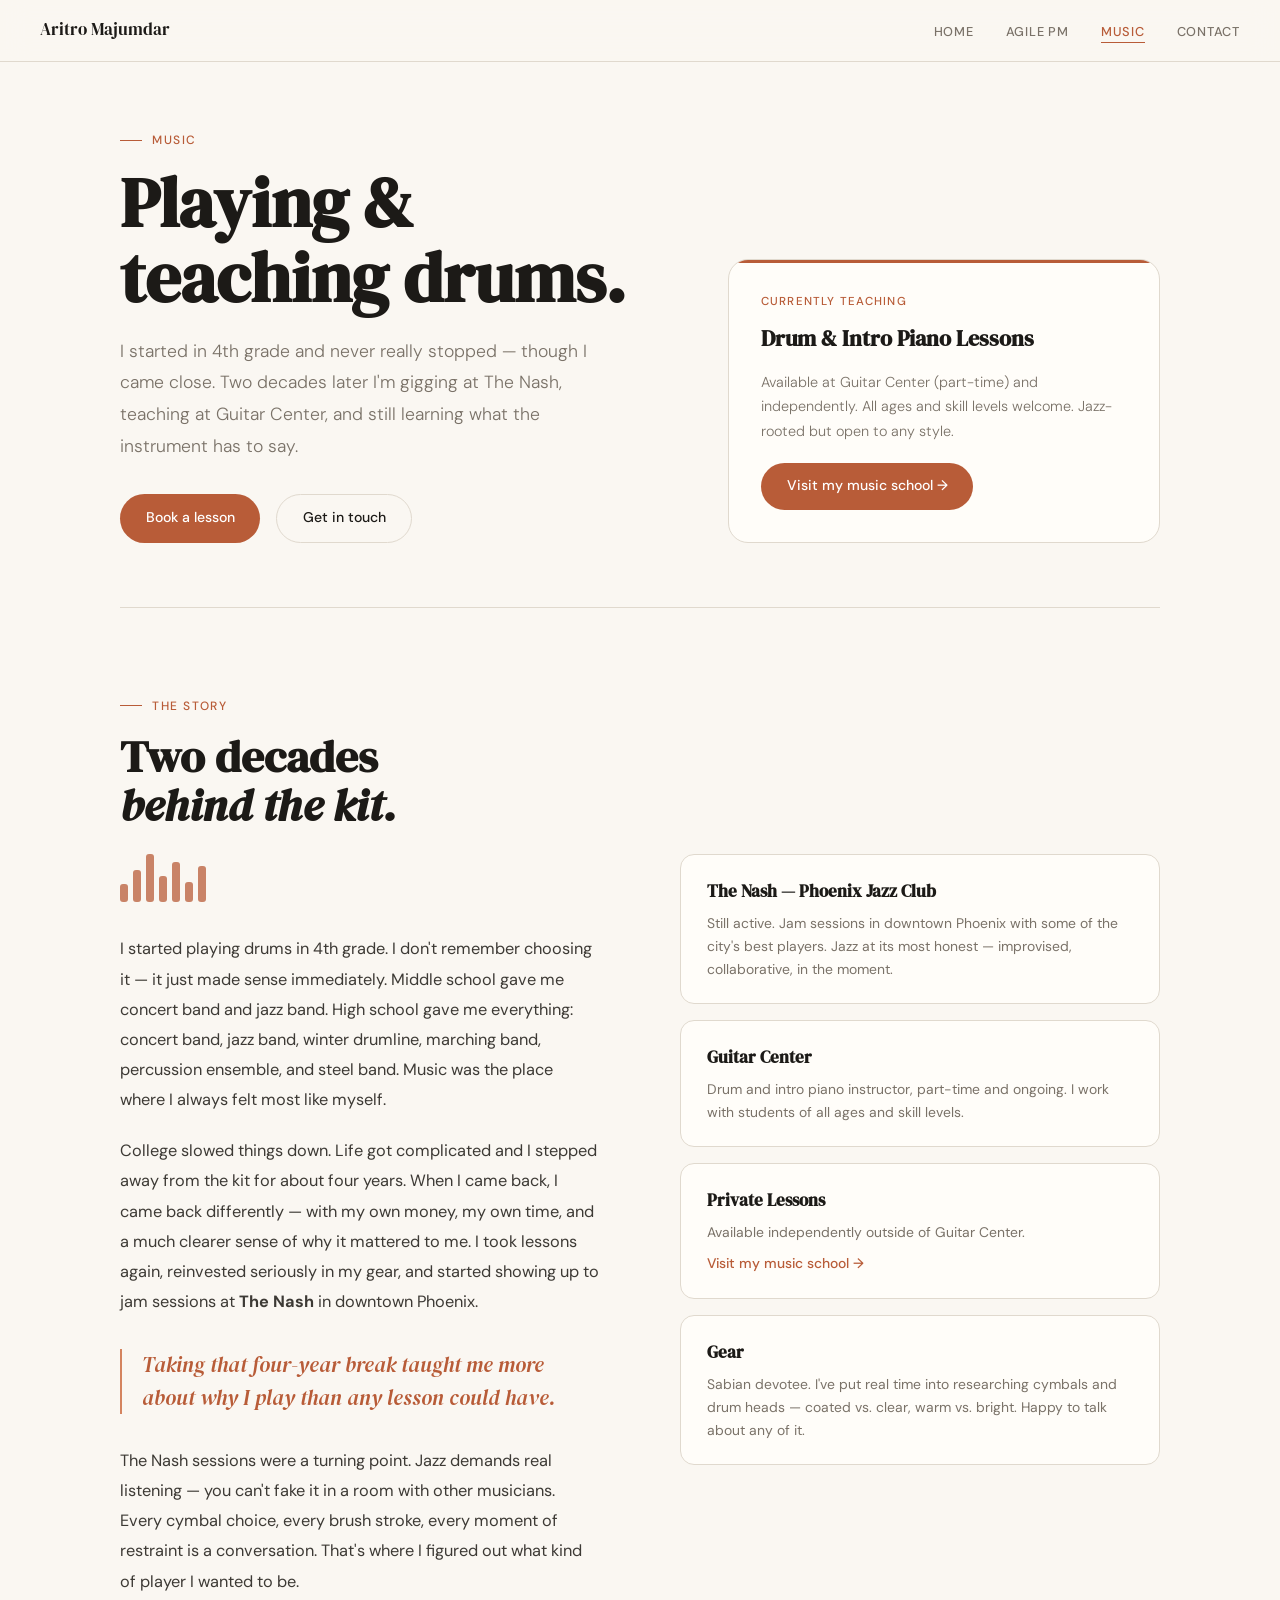
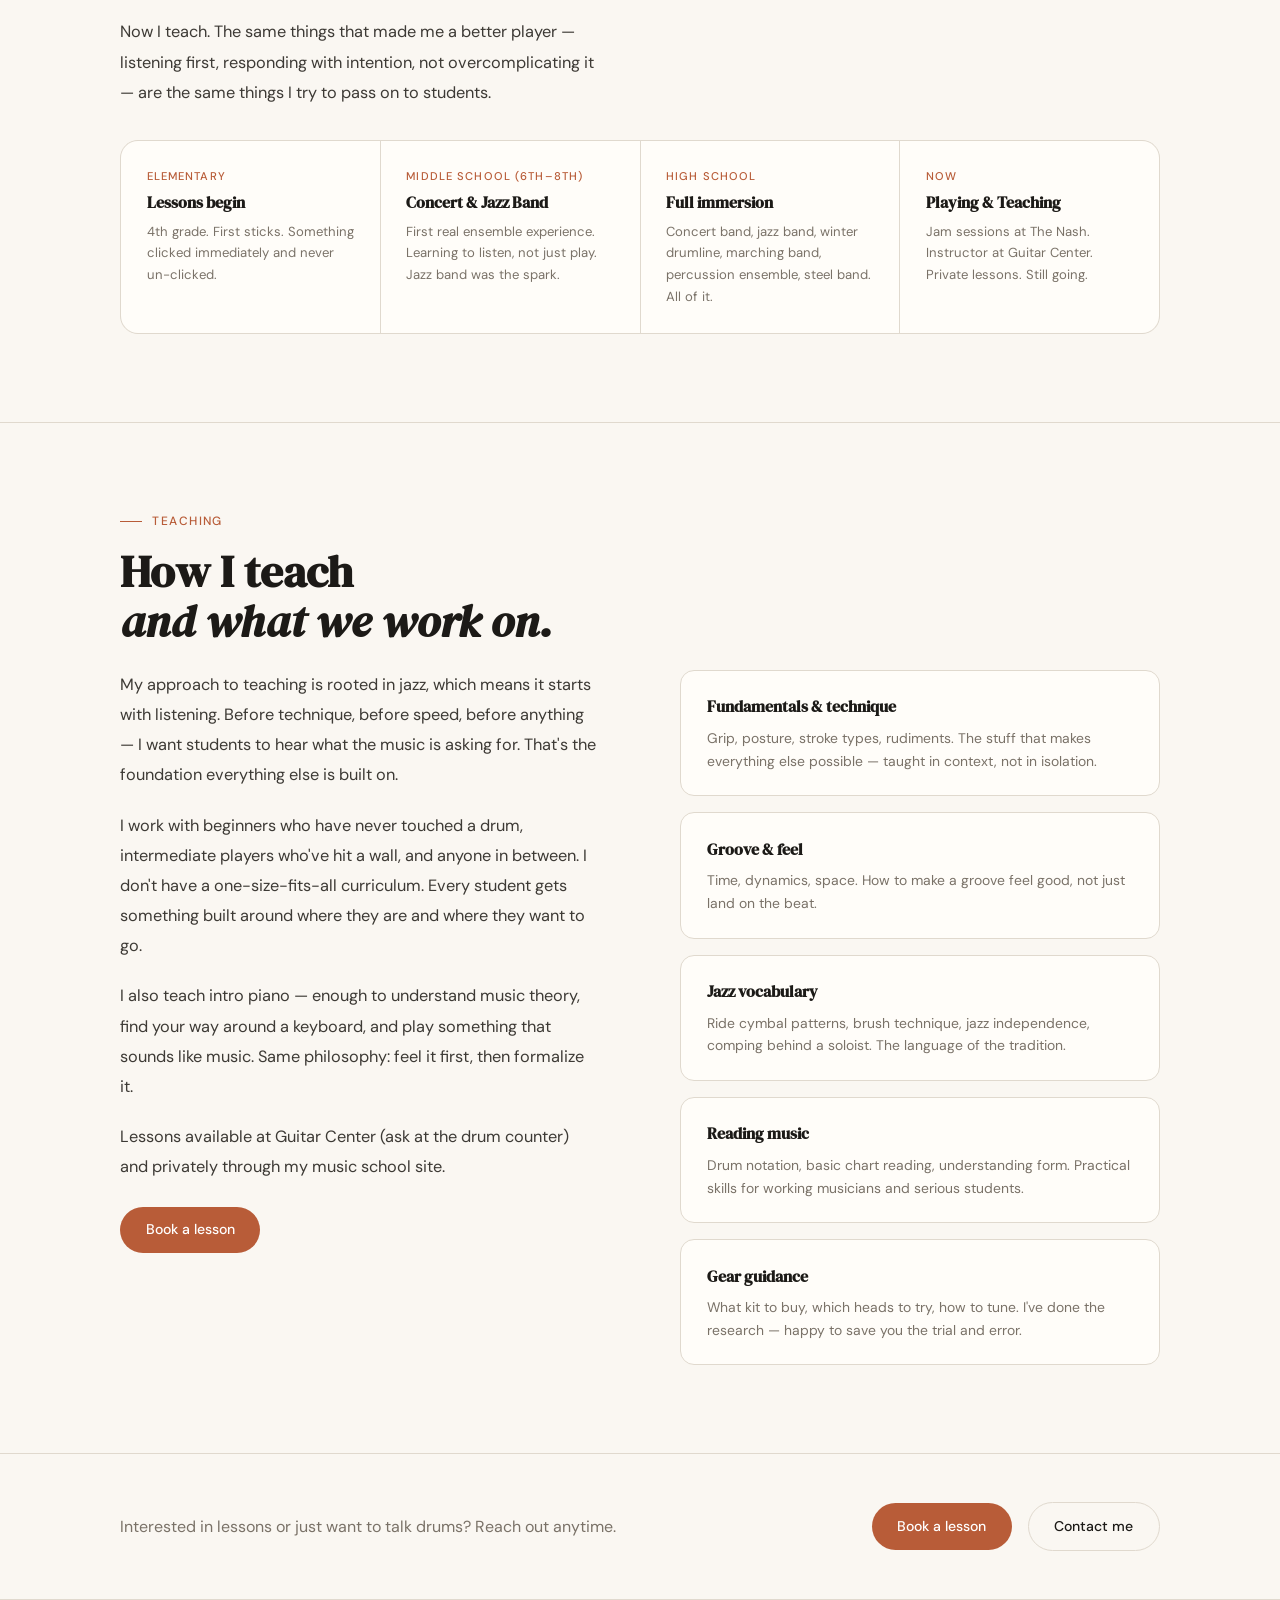
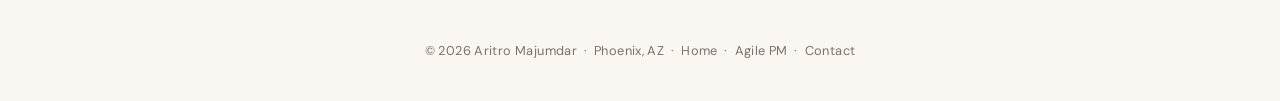
<file: music.html>
<!DOCTYPE html>
<html lang="en">
<head>
<meta charset="UTF-8" />
<meta name="viewport" content="width=device-width, initial-scale=1.0" />
<title>Music — Aritro Majumdar</title>
<link rel="preconnect" href="https://fonts.googleapis.com" />
<link rel="preconnect" href="https://fonts.gstatic.com" crossorigin />
<link href="https://fonts.googleapis.com/css2?family=DM+Serif+Display:ital@0;1&family=DM+Sans:opsz,wght@9..40,300;9..40,400;9..40,500&display=swap" rel="stylesheet" />
<link rel="stylesheet" href="style.css" />
<style>
/* ── PAGE HERO ── */
.page-hero {
  padding: 130px 0 4rem;
  border-bottom: 1px solid var(--rule);
}

.page-hero-grid {
  display: grid;
  grid-template-columns: 1.1fr 0.9fr;
  gap: 5rem;
  align-items: end;
}

.page-hero p {
  font-size: 1.1rem;
  color: var(--ink-muted);
  font-weight: 300;
  line-height: 1.8;
  max-width: 480px;
  margin-bottom: 2rem;
}

.hero-cta { display: flex; gap: 1rem; flex-wrap: wrap; }

/* Lesson card in hero */
.lesson-hero-card {
  background: var(--warm-white);
  border: 1px solid var(--rule);
  border-radius: 20px;
  padding: 2rem;
  position: relative;
  overflow: hidden;
}
.lesson-hero-card::before {
  content: '';
  position: absolute;
  top: 0; left: 0; right: 0;
  height: 3px;
  background: var(--accent);
  border-radius: 20px 20px 0 0;
}
.lesson-hero-card .lhc-label {
  font-size: 0.72rem;
  font-weight: 500;
  letter-spacing: 0.1em;
  text-transform: uppercase;
  color: var(--accent);
  margin-bottom: 0.5rem;
}
.lesson-hero-card h3 {
  font-family: var(--serif);
  font-size: 1.4rem;
  color: var(--ink);
  margin-bottom: 0.75rem;
}
.lesson-hero-card p { font-size: 0.9rem; color: var(--ink-muted); line-height: 1.7; margin-bottom: 1.25rem; }

/* ── MUSIC STORY ── */
.music-story-grid {
  display: grid;
  grid-template-columns: 1fr 1fr;
  gap: 5rem;
  align-items: start;
}

.music-story-text p {
  color: var(--ink-soft);
  font-size: 1.02rem;
  line-height: 1.85;
  margin-bottom: 1.3rem;
}
.music-story-text p:last-child { margin-bottom: 0; }

/* Music cards on right */
.music-card-stack { display: flex; flex-direction: column; gap: 1rem; }
.music-card {
  background: var(--warm-white);
  border: 1px solid var(--rule);
  border-radius: 14px;
  padding: 1.4rem 1.6rem;
  transition: transform 0.2s;
  text-decoration: none;
  display: block;
}
.music-card:hover { transform: translateX(4px); }
.music-card h4 {
  font-family: var(--serif);
  font-size: 1.05rem;
  color: var(--ink);
  margin-bottom: 0.35rem;
}
.music-card p { font-size: 0.87rem; color: var(--ink-muted); line-height: 1.65; }
.music-card .card-link { color: var(--accent); font-weight: 500; text-decoration: none; font-size: 0.87rem; display: inline-block; margin-top: 0.5rem; }
.music-card .card-link:hover { text-decoration: underline; }

/* ── ERA TIMELINE ── */
.era-grid {
  display: grid;
  grid-template-columns: repeat(4, 1fr);
  gap: 1px;
  background: var(--rule);
  border: 1px solid var(--rule);
  border-radius: 18px;
  overflow: hidden;
  margin-top: 2rem;
}
.era-item { background: var(--warm-white); padding: 1.6rem; }
.era-label {
  font-size: 0.7rem;
  font-weight: 500;
  letter-spacing: 0.1em;
  text-transform: uppercase;
  color: var(--accent);
  margin-bottom: 0.4rem;
}
.era-item h4 {
  font-family: var(--serif);
  font-size: 1rem;
  color: var(--ink);
  margin-bottom: 0.5rem;
  line-height: 1.3;
}
.era-item p { font-size: 0.82rem; color: var(--ink-muted); line-height: 1.65; }

/* ── TEACHING SECTION ── */
.teaching-grid {
  display: grid;
  grid-template-columns: 1fr 1fr;
  gap: 5rem;
  align-items: start;
}

.teaching-text p {
  color: var(--ink-soft);
  font-size: 1.02rem;
  line-height: 1.85;
  margin-bottom: 1.25rem;
}
.teaching-text p:last-child { margin-bottom: 0; }

.teaching-details { display: flex; flex-direction: column; gap: 1rem; }

.detail-card {
  background: var(--warm-white);
  border: 1px solid var(--rule);
  border-radius: 14px;
  padding: 1.4rem 1.6rem;
}
.detail-card h4 {
  font-family: var(--serif);
  font-size: 1rem;
  color: var(--ink);
  margin-bottom: 0.4rem;
}
.detail-card p { font-size: 0.87rem; color: var(--ink-muted); line-height: 1.65; }

/* ── CTA ROW ── */
.cta-row {
  display: flex;
  align-items: center;
  gap: 1rem;
  flex-wrap: wrap;
  padding: 3rem 0;
}
.cta-row p { font-size: 1rem; color: var(--ink-muted); flex: 1; min-width: 200px; }

@media (max-width: 820px) {
  .page-hero-grid, .music-story-grid, .teaching-grid { grid-template-columns: 1fr; gap: 2.5rem; }
  .era-grid { grid-template-columns: 1fr 1fr; }
}
</style>
</head>
<body>

<nav>
  <a class="nav-logo" href="index.html">Aritro Majumdar</a>
  <ul class="nav-links">
    <li><a href="index.html">Home</a></li>
    <li><a href="agile.html">Agile PM</a></li>
    <li><a href="music.html" class="active">Music</a></li>
    <li><a href="contact.html">Contact</a></li>
  </ul>
</nav>

<!-- PAGE HERO -->
<div class="page-wrap">
  <div class="page-hero">
    <div class="page-hero-grid">
      <div>
        <div class="section-label">Music</div>
        <h1>Playing &amp;<br />teaching drums.</h1>
        <p>
          I started in 4th grade and never really stopped — though I came close. Two decades later I'm gigging at The Nash, teaching at Guitar Center, and still learning what the instrument has to say.
        </p>
        <div class="hero-cta">
          <a href="https://aritro-s-music-school.github.io/" target="_blank" rel="noopener" class="btn-primary">Book a lesson</a>
          <a href="contact.html" class="btn-secondary">Get in touch</a>
        </div>
      </div>
      <div class="lesson-hero-card">
        <div class="lhc-label">Currently teaching</div>
        <h3>Drum &amp; Intro Piano Lessons</h3>
        <p>Available at Guitar Center (part-time) and independently. All ages and skill levels welcome. Jazz-rooted but open to any style.</p>
        <a href="https://aritro-s-music-school.github.io/" target="_blank" rel="noopener" class="btn-primary" style="display: inline-flex;">Visit my music school →</a>
      </div>
    </div>
  </div>
</div>

<!-- MUSIC STORY -->
<div class="page-wrap">
  <section>
    <div class="fade-in">
      <div class="section-label">The story</div>
      <h2>Two decades<br /><em>behind the kit.</em></h2>
    </div>
    <div class="music-story-grid">
      <div class="music-story-text fade-in">
        <div class="rhythm-bar" aria-hidden="true">
          <span></span><span></span><span></span><span></span><span></span><span></span><span></span>
        </div>
        <p>
          I started playing drums in 4th grade. I don't remember choosing it — it just made sense immediately. Middle school gave me concert band and jazz band. High school gave me everything: concert band, jazz band, winter drumline, marching band, percussion ensemble, and steel band. Music was the place where I always felt most like myself.
        </p>
        <p>
          College slowed things down. Life got complicated and I stepped away from the kit for about four years. When I came back, I came back differently — with my own money, my own time, and a much clearer sense of why it mattered to me. I took lessons again, reinvested seriously in my gear, and started showing up to jam sessions at <strong>The Nash</strong> in downtown Phoenix.
        </p>
        <div class="pull-quote">
          Taking that four-year break taught me more about why I play than any lesson could have.
        </div>
        <p>
          The Nash sessions were a turning point. Jazz demands real listening — you can't fake it in a room with other musicians. Every cymbal choice, every brush stroke, every moment of restraint is a conversation. That's where I figured out what kind of player I wanted to be.
        </p>
        <p>
          Now I teach. The same things that made me a better player — listening first, responding with intention, not overcomplicating it — are the same things I try to pass on to students.
        </p>
      </div>
      <div class="music-card-stack fade-in">
        <div class="music-card">
          <h4>The Nash — Phoenix Jazz Club</h4>
          <p>Still active. Jam sessions in downtown Phoenix with some of the city's best players. Jazz at its most honest — improvised, collaborative, in the moment.</p>
        </div>
        <div class="music-card">
          <h4>Guitar Center</h4>
          <p>Drum and intro piano instructor, part-time and ongoing. I work with students of all ages and skill levels.</p>
        </div>
        <div class="music-card">
          <h4>Private Lessons</h4>
          <p>Available independently outside of Guitar Center.</p>
          <a href="https://aritro-s-music-school.github.io/" target="_blank" rel="noopener" class="card-link">Visit my music school →</a>
        </div>
        <div class="music-card">
          <h4>Gear</h4>
          <p>Sabian devotee. I've put real time into researching cymbals and drum heads — coated vs. clear, warm vs. bright. Happy to talk about any of it.</p>
        </div>
      </div>
    </div>

    <!-- Era timeline -->
    <div class="era-grid fade-in">
      <div class="era-item">
        <div class="era-label">Elementary</div>
        <h4>Lessons begin</h4>
        <p>4th grade. First sticks. Something clicked immediately and never un-clicked.</p>
      </div>
      <div class="era-item">
        <div class="era-label">Middle School (6th–8th)</div>
        <h4>Concert &amp; Jazz Band</h4>
        <p>First real ensemble experience. Learning to listen, not just play. Jazz band was the spark.</p>
      </div>
      <div class="era-item">
        <div class="era-label">High School</div>
        <h4>Full immersion</h4>
        <p>Concert band, jazz band, winter drumline, marching band, percussion ensemble, steel band. All of it.</p>
      </div>
      <div class="era-item">
        <div class="era-label">Now</div>
        <h4>Playing &amp; Teaching</h4>
        <p>Jam sessions at The Nash. Instructor at Guitar Center. Private lessons. Still going.</p>
      </div>
    </div>
  </section>
</div>

<div class="rule"></div>

<!-- TEACHING -->
<div class="page-wrap">
  <section>
    <div class="fade-in">
      <div class="section-label">Teaching</div>
      <h2>How I teach<br /><em>and what we work on.</em></h2>
    </div>
    <div class="teaching-grid">
      <div class="teaching-text fade-in">
        <p>
          My approach to teaching is rooted in jazz, which means it starts with listening. Before technique, before speed, before anything — I want students to hear what the music is asking for. That's the foundation everything else is built on.
        </p>
        <p>
          I work with beginners who have never touched a drum, intermediate players who've hit a wall, and anyone in between. I don't have a one-size-fits-all curriculum. Every student gets something built around where they are and where they want to go.
        </p>
        <p>
          I also teach intro piano — enough to understand music theory, find your way around a keyboard, and play something that sounds like music. Same philosophy: feel it first, then formalize it.
        </p>
        <p>
          Lessons available at Guitar Center (ask at the drum counter) and privately through my music school site.
        </p>
        <div style="margin-top: 1.5rem;">
          <a href="https://aritro-s-music-school.github.io/" target="_blank" rel="noopener" class="btn-primary">Book a lesson</a>
        </div>
      </div>
      <div class="teaching-details fade-in">
        <div class="detail-card">
          <h4>Fundamentals &amp; technique</h4>
          <p>Grip, posture, stroke types, rudiments. The stuff that makes everything else possible — taught in context, not in isolation.</p>
        </div>
        <div class="detail-card">
          <h4>Groove &amp; feel</h4>
          <p>Time, dynamics, space. How to make a groove feel good, not just land on the beat.</p>
        </div>
        <div class="detail-card">
          <h4>Jazz vocabulary</h4>
          <p>Ride cymbal patterns, brush technique, jazz independence, comping behind a soloist. The language of the tradition.</p>
        </div>
        <div class="detail-card">
          <h4>Reading music</h4>
          <p>Drum notation, basic chart reading, understanding form. Practical skills for working musicians and serious students.</p>
        </div>
        <div class="detail-card">
          <h4>Gear guidance</h4>
          <p>What kit to buy, which heads to try, how to tune. I've done the research — happy to save you the trial and error.</p>
        </div>
      </div>
    </div>
  </section>
</div>

<div class="rule"></div>

<!-- CTA -->
<div class="page-wrap">
  <div class="cta-row fade-in">
    <p>Interested in lessons or just want to talk drums? Reach out anytime.</p>
    <a href="https://aritro-s-music-school.github.io/" target="_blank" rel="noopener" class="btn-primary">Book a lesson</a>
    <a href="contact.html" class="btn-secondary">Contact me</a>
  </div>
</div>

<footer>
  <p>© 2026 Aritro Majumdar &nbsp;·&nbsp; Phoenix, AZ &nbsp;·&nbsp;
    <a href="index.html" style="color:var(--ink-muted);text-decoration:none;">Home</a> &nbsp;·&nbsp;
    <a href="agile.html" style="color:var(--ink-muted);text-decoration:none;">Agile PM</a> &nbsp;·&nbsp;
    <a href="contact.html" style="color:var(--ink-muted);text-decoration:none;">Contact</a>
  </p>
</footer>

<script>
  const obs = new IntersectionObserver(entries => {
    entries.forEach(e => { if (e.isIntersecting) e.target.classList.add('visible'); });
  }, { threshold: 0.1 });
  document.querySelectorAll('.fade-in').forEach(el => obs.observe(el));
</script>
</body>
</html>
</file>
<file: style.css>
/* ── RESET & TOKENS ── */
*, *::before, *::after { box-sizing: border-box; margin: 0; padding: 0; }

:root {
  --cream: #FAF7F2;
  --warm-white: #FFFDF9;
  --ink: #1C1A17;
  --ink-soft: #3D3A35;
  --ink-muted: #7A7268;
  --accent: #B85C38;
  --accent-light: #F2E4DA;
  --accent-mid: #D4845F;
  --rule: #E0D9CE;
  --serif: 'DM Serif Display', Georgia, serif;
  --sans: 'DM Sans', system-ui, sans-serif;
  --max: 1120px;
}

html { scroll-behavior: smooth; }

body {
  font-family: var(--sans);
  background: var(--cream);
  color: var(--ink);
  line-height: 1.7;
  overflow-x: hidden;
}

/* ── NAV ── */
nav {
  position: fixed;
  top: 0; left: 0; right: 0;
  z-index: 100;
  background: rgba(250, 247, 242, 0.93);
  backdrop-filter: blur(14px);
  border-bottom: 1px solid var(--rule);
  padding: 0 2.5rem;
  height: 62px;
  display: flex;
  align-items: center;
  justify-content: space-between;
}

.nav-logo {
  font-family: var(--serif);
  font-size: 1.05rem;
  color: var(--ink);
  text-decoration: none;
  flex-shrink: 0;
}

.nav-links {
  display: flex;
  gap: 2rem;
  list-style: none;
}

.nav-links a {
  text-decoration: none;
  font-size: 0.8rem;
  font-weight: 500;
  color: var(--ink-muted);
  letter-spacing: 0.06em;
  text-transform: uppercase;
  transition: color 0.2s;
  padding-bottom: 2px;
  border-bottom: 1px solid transparent;
}

.nav-links a:hover { color: var(--accent); }
.nav-links a.active {
  color: var(--accent);
  border-bottom-color: var(--accent);
}

/* ── LAYOUT ── */
.page-wrap {
  max-width: var(--max);
  margin: 0 auto;
  padding: 0 2.5rem;
}

section {
  padding: 5.5rem 0;
}

.rule {
  height: 1px;
  background: var(--rule);
}

/* ── TYPOGRAPHY ── */
.section-label {
  font-size: 0.75rem;
  font-weight: 500;
  letter-spacing: 0.12em;
  text-transform: uppercase;
  color: var(--accent);
  margin-bottom: 1rem;
  display: flex;
  align-items: center;
  gap: 0.65rem;
}
.section-label::before {
  content: '';
  width: 22px; height: 1px;
  background: var(--accent);
  display: inline-block;
  flex-shrink: 0;
}

h1 {
  font-family: var(--serif);
  font-size: clamp(2.8rem, 5.5vw, 4.8rem);
  line-height: 1.06;
  color: var(--ink);
  margin-bottom: 1.25rem;
}

h2 {
  font-family: var(--serif);
  font-size: clamp(1.9rem, 3.5vw, 2.8rem);
  line-height: 1.1;
  color: var(--ink);
  margin-bottom: 1.5rem;
}

h3 {
  font-family: var(--serif);
  font-size: 1.25rem;
  color: var(--ink);
  margin-bottom: 0.6rem;
}

/* ── BUTTONS ── */
.btn-primary {
  display: inline-flex;
  align-items: center;
  gap: 0.5rem;
  background: var(--accent);
  color: white;
  padding: 0.7rem 1.6rem;
  border-radius: 100px;
  font-size: 0.88rem;
  font-weight: 500;
  text-decoration: none;
  font-family: var(--sans);
  transition: background 0.2s, transform 0.2s;
}
.btn-primary:hover { background: #9e4a2c; transform: translateY(-2px); }

.btn-secondary {
  display: inline-flex;
  align-items: center;
  gap: 0.5rem;
  background: transparent;
  color: var(--ink);
  padding: 0.7rem 1.6rem;
  border-radius: 100px;
  border: 1px solid var(--rule);
  font-size: 0.88rem;
  font-weight: 500;
  text-decoration: none;
  font-family: var(--sans);
  transition: all 0.2s;
}
.btn-secondary:hover {
  border-color: var(--accent-mid);
  color: var(--accent);
  background: var(--accent-light);
  transform: translateY(-2px);
}

/* ── TAGS ── */
.tag-list { display: flex; flex-wrap: wrap; gap: 0.4rem; margin-top: 1rem; }
.tag {
  background: var(--accent-light);
  color: var(--accent);
  font-size: 0.75rem;
  font-weight: 500;
  padding: 0.28rem 0.7rem;
  border-radius: 100px;
}

/* ── CARDS ── */
.card {
  background: var(--warm-white);
  border: 1px solid var(--rule);
  border-radius: 18px;
  padding: 1.75rem;
  transition: transform 0.25s, box-shadow 0.25s;
}
.card:hover {
  transform: translateY(-4px);
  box-shadow: 0 14px 36px rgba(28,26,23,0.08);
}

/* ── PULL QUOTE ── */
.pull-quote {
  font-family: var(--serif);
  font-size: 1.3rem;
  font-style: italic;
  color: var(--accent);
  line-height: 1.55;
  border-left: 2px solid var(--accent-mid);
  padding-left: 1.25rem;
  margin: 2rem 0;
}

/* ── TIMELINE ── */
.timeline { display: flex; flex-direction: column; }
.tl-item { display: flex; gap: 1rem; padding-bottom: 1.5rem; }
.tl-item:last-child { padding-bottom: 0; }
.tl-left {
  display: flex;
  flex-direction: column;
  align-items: center;
  width: 20px;
  flex-shrink: 0;
}
.tl-dot {
  width: 10px; height: 10px;
  border-radius: 50%;
  background: var(--accent);
  flex-shrink: 0;
  margin-top: 5px;
}
.tl-line {
  width: 1px; flex: 1;
  background: var(--rule);
  margin-top: 4px;
}
.tl-item:last-child .tl-line { display: none; }
.tl-year {
  font-size: 0.72rem;
  font-weight: 500;
  letter-spacing: 0.08em;
  color: var(--accent);
  text-transform: uppercase;
  margin-bottom: 0.15rem;
}
.tl-text { font-size: 0.9rem; color: var(--ink-soft); line-height: 1.6; }

/* ── BLOCKQUOTE ── */
blockquote {
  font-family: var(--serif);
  font-size: 1.15rem;
  font-style: italic;
  color: var(--ink-soft);
  line-height: 1.8;
  margin-bottom: 1.25rem;
  border-left: 2px solid var(--accent-mid);
  padding-left: 1.5rem;
}
.testimonial-attr { font-size: 0.88rem; color: var(--ink-muted); }
.testimonial-attr strong { color: var(--ink); font-weight: 500; }

/* ── FOOTER ── */
footer {
  text-align: center;
  padding: 2.5rem;
  border-top: 1px solid var(--rule);
  color: var(--ink-muted);
  font-size: 0.8rem;
  letter-spacing: 0.03em;
}

/* ── FADE IN ── */
.fade-in {
  opacity: 0;
  transform: translateY(22px);
  transition: opacity 0.65s ease, transform 0.65s ease;
}
.fade-in.visible { opacity: 1; transform: translateY(0); }

/* ── RHYTHM BAR ── */
.rhythm-bar { display: flex; align-items: flex-end; gap: 5px; margin-bottom: 2rem; }
.rhythm-bar span {
  display: block; width: 8px;
  background: var(--accent);
  border-radius: 3px;
  animation: pulse 1.5s ease-in-out infinite;
  opacity: 0.75;
}
.rhythm-bar span:nth-child(1) { height: 18px; animation-delay: 0s; }
.rhythm-bar span:nth-child(2) { height: 32px; animation-delay: 0.12s; }
.rhythm-bar span:nth-child(3) { height: 48px; animation-delay: 0.24s; }
.rhythm-bar span:nth-child(4) { height: 26px; animation-delay: 0.36s; }
.rhythm-bar span:nth-child(5) { height: 40px; animation-delay: 0.48s; }
.rhythm-bar span:nth-child(6) { height: 20px; animation-delay: 0.6s; }
.rhythm-bar span:nth-child(7) { height: 36px; animation-delay: 0.72s; }
@keyframes pulse {
  0%, 100% { opacity: 0.75; transform: scaleY(1); }
  50% { opacity: 0.35; transform: scaleY(0.55); }
}

/* ── RESPONSIVE ── */
@media (max-width: 820px) {
  nav { padding: 0 1.5rem; }
  .nav-links { gap: 1.25rem; }
  .nav-links a { font-size: 0.72rem; }
  .page-wrap { padding: 0 1.5rem; }
  section { padding: 4rem 0; }
  h1 { font-size: 2.6rem; }
}

@media (max-width: 560px) {
  .nav-links { display: none; }
}
</file>
